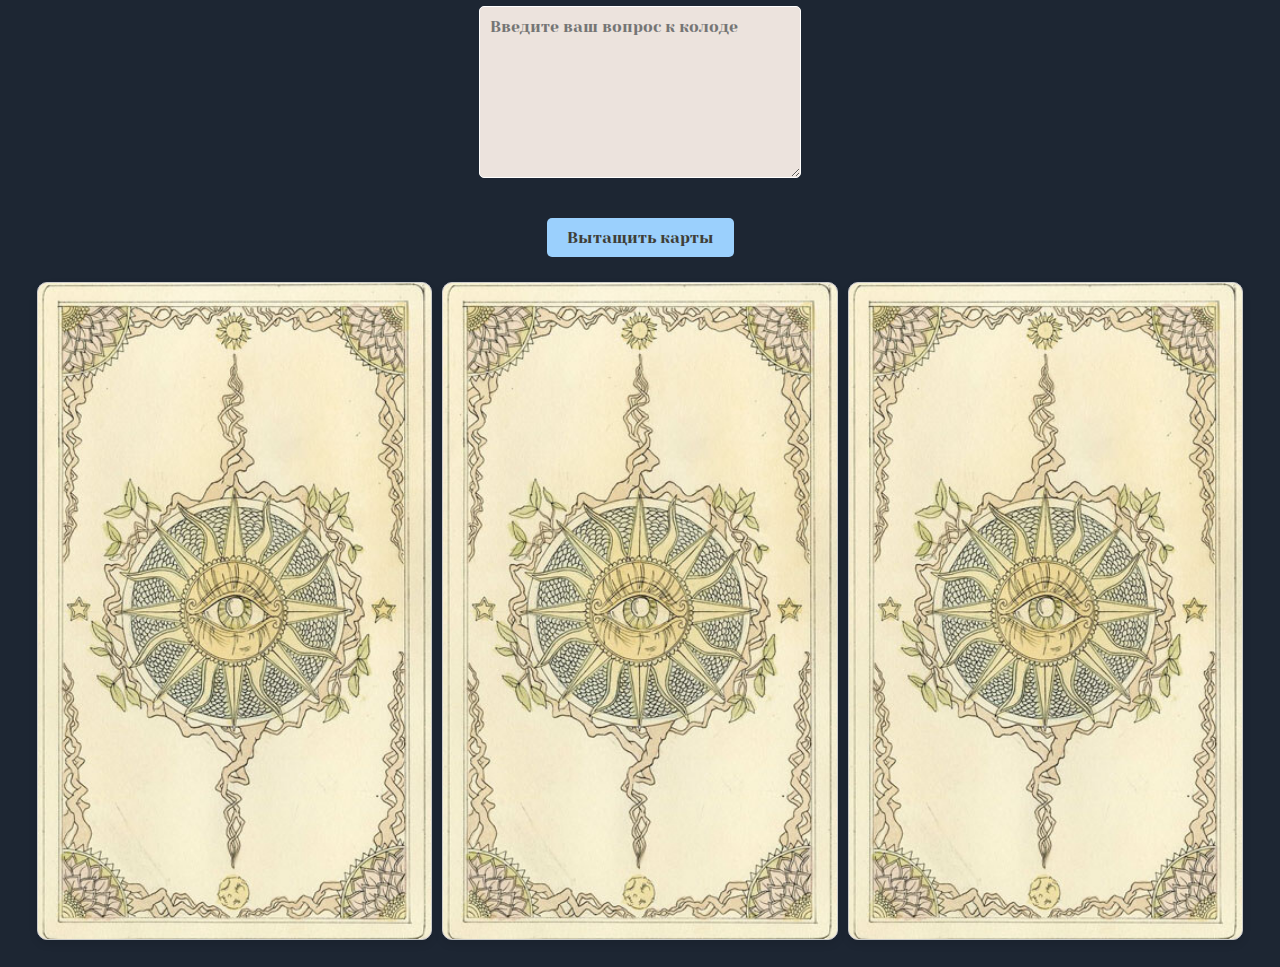
<file: index.html>
<!DOCTYPE html>
<html lang="en">

<head>
    <meta charset="UTF-8">
    <meta name="viewport" content="width=device-width, initial-scale=1.0">
    <title>Таро Карты</title>
    <link rel="stylesheet" href="styles.css">
    <link href="https://fonts.googleapis.com/css2?family=Yeseva+One&display=swap" rel="stylesheet">
    <script src="https://telegram.org/js/telegram-web-app.js"></script>
</head>

<body>
    <h1>3х карточный расклад карт таро</h1>
    <div class="input-container">
        <textarea type="text" id="question" placeholder="Введите ваш вопрос к колоде"></textarea>
        <button onclick="drawCards()" id="btn-cards">Вытащить карты</button>
    </div>
    <div class="deck" id="lower-block">
        <div class="card" id="card1" onclick="enlargeCard(this)">
            <img src="taro_cards/card_back.jpg" alt="card_back">
            <div class="card-label" id="label1">1</div>
        </div>
        <div class="card" id="card2" onclick="enlargeCard(this)">
            <img src="taro_cards/card_back.jpg" alt="card_back">
            <div class="card-label" id="label2">2</div>
        </div>
        <div class="card" id="card3" onclick="enlargeCard(this)">
            <img src="taro_cards/card_back.jpg" alt="card_back">
            <div class="card-label" id="label3">3</div>
        </div>
    </div>
    <div style="justify-content: center;">
        <button onclick="senddata()" class="decode-button animation-class" id="decode" style="display: none;">Получить
            расшифровку</button>
    </div>

    <script>
        let tg = window.Telegram.WebApp;
        tg.expand()

        const tarotFiles = [
            "Аркан_Башня.jpg",
            "Аркан_Верховная_Жрица.jpg",
            "Аркан_Верховный_Жрец.jpg",
            "Аркан_Влюблённые.jpg",
            "Аркан_Дьявол.jpg",
            "Аркан_Звезда.jpg",
            "Аркан_Император.jpg",
            "Аркан_Императрица.jpg",
            "Аркан_Колесница.jpg",
            "Аркан_Колесо_Фортуны.jpg",
            "Аркан_Луна.jpg",
            "Аркан_Маг.jpg",
            "Аркан_Мир.jpg",
            "Аркан_Отшельник.jpg",
            "Аркан_Повешенный.jpg",
            "Аркан_Правосудие.jpg",
            "Аркан_Сила.jpg",
            "Аркан_Смерть.jpg",
            "Аркан_Солнце.jpg",
            "Аркан_Таро_Суд.jpg",
            "Аркан_Умеренность.jpg",
            "Аркан_Шут.jpg",
            "Восьмёрка_Жезлов.jpg",
            "Восьмёрка_Кубков.jpg",
            "Восьмёрка_Мечей.jpg",
            "Восьмёрка_Пентаклей.jpg",
            "Двойка_Жезлов.jpg",
            "Двойка_Кубков.jpg",
            "Двойка_Мечей.jpg",
            "Двойка_Пентаклей.jpg",
            "Девятка_Жезлов.jpg",
            "Девятка_Кубков.jpg",
            "Девятка_Мечей.jpg",
            "Девятка_Пентаклей.jpg",
            "Десятка_Жезлов.jpg",
            "Десятка_Кубков.jpg",
            "Десятка_Мечей.jpg",
            "Десятка_Пентаклей.jpg",
            "Королева_Жезлов.jpg",
            "Королева_Кубков.jpg",
            "Королева_Мечей.jpg",
            "Королева_Пентаклей.jpg",
            "Король_Жезлов.jpg",
            "Король_Кубков.jpg",
            "Король_Мечей.jpg",
            "Король_Пентаклей.jpg",
            "Паж_Жезлов.jpg",
            "Паж_Кубков.jpg",
            "Паж_Мечей.jpg",
            "Паж_Пентаклей.jpg",
            "Пятёрка_Жезлов.jpg",
            "Пятёрка_Кубков.jpg",
            "Пятёрка_Мечей.jpg",
            "Пятёрка_Пентаклей.jpg",
            "Рыцарь_Жезлов.jpg",
            "Рыцарь_Кубков.jpg",
            "Рыцарь_Мечей.jpg",
            "Рыцарь_Пентаклей.jpg",
            "Семёрка_Жезлов.jpg",
            "Семёрка_Кубков.jpg",
            "Семёрка_Мечей.jpg",
            "Семёрка_Пентаклей.jpg",
            "Тройка_Жезлов.jpg",
            "Тройка_Кубков.jpg",
            "Тройка_Мечей.jpg",
            "Тройка_Пентаклей.jpg",
            "Туз_Жезлов.jpg",
            "Туз_Кубков.jpg",
            "Туз_Мечей.jpg",
            "Туз_Пентаклей.jpg",
            "Четвёрка_Жезлов.jpg",
            "Четвёрка_Кубков.jpg",
            "Четвёрка_Мечей.jpg",
            "Четвёрка_Пентаклей.jpg",
            "Шестёрка_Жезлов.jpg",
            "Шестёрка_Кубков.jpg",
            "Шестёрка_Мечей.jpg",
            "Шестёрка_Пентаклей.jpg"
        ];

        function getTarotCards() {
            return tarotFiles.map(file => {
                const name = file.replace(/\.[^/.]+$/, "").replace(/_/g, " ");
                const url = `taro_cards/${encodeURIComponent(file)}`;
                return { name, url };
            });
        }

        function getRandomCards(cards) {
            const shuffled = cards.sort(() => 0.5 - Math.random());
            return shuffled.slice(0, 3);
        }

        function flipCard(cardElement, labelElement, nameElement, card) {
            setTimeout(() => {
                cardElement.classList.add('flipped');
                cardElement.innerHTML = `<img src="${card.url}" alt="${card.name}"><div class="card-label" id="label3">${card.name}</div>`;
            }, 500);
        }

        function drawCards() {
            const cards = getTarotCards();
            const selectedCards = getRandomCards(cards);
            const btn = document.getElementById('btn-cards');
            const lowerBlock = document.getElementById('lower-block');

            // btn.style.transform = 'translateY(-100%)';
            lowerBlock.style.transform = 'translateY(-10%)';
            btn.style.display = 'none';

            flipCard(document.getElementById('card1'), document.getElementById('label1'), document.getElementById('name1'), selectedCards[0]);
            flipCard(document.getElementById('card2'), document.getElementById('label2'), document.getElementById('name2'), selectedCards[1]);
            flipCard(document.getElementById('card3'), document.getElementById('label3'), document.getElementById('name3'), selectedCards[2]);
            // Устанавливаем задержку в 2 секунды
            document.getElementById('decode').style.display = 'block';

            data_to_bot = [document.getElementById("question").value, selectedCards[0].name, selectedCards[1].name, selectedCards[2].name]
            console.log(data_to_bot)
        }

        function enlargeCard(cardElement) {
            cardElement.classList.toggle('enlarged');
            if (cardElement.classList.contains('enlarged')) {
                cardElement.style.transform = 'rotateY(360deg) scale(1.5)';
            } else {
                cardElement.style.transform = 'rotateY(0) scale(1)';
            }
        }

        function senddata() {
            tg.sendData(data_to_bot);
        }
    </script>
</body>

</html>
</file>
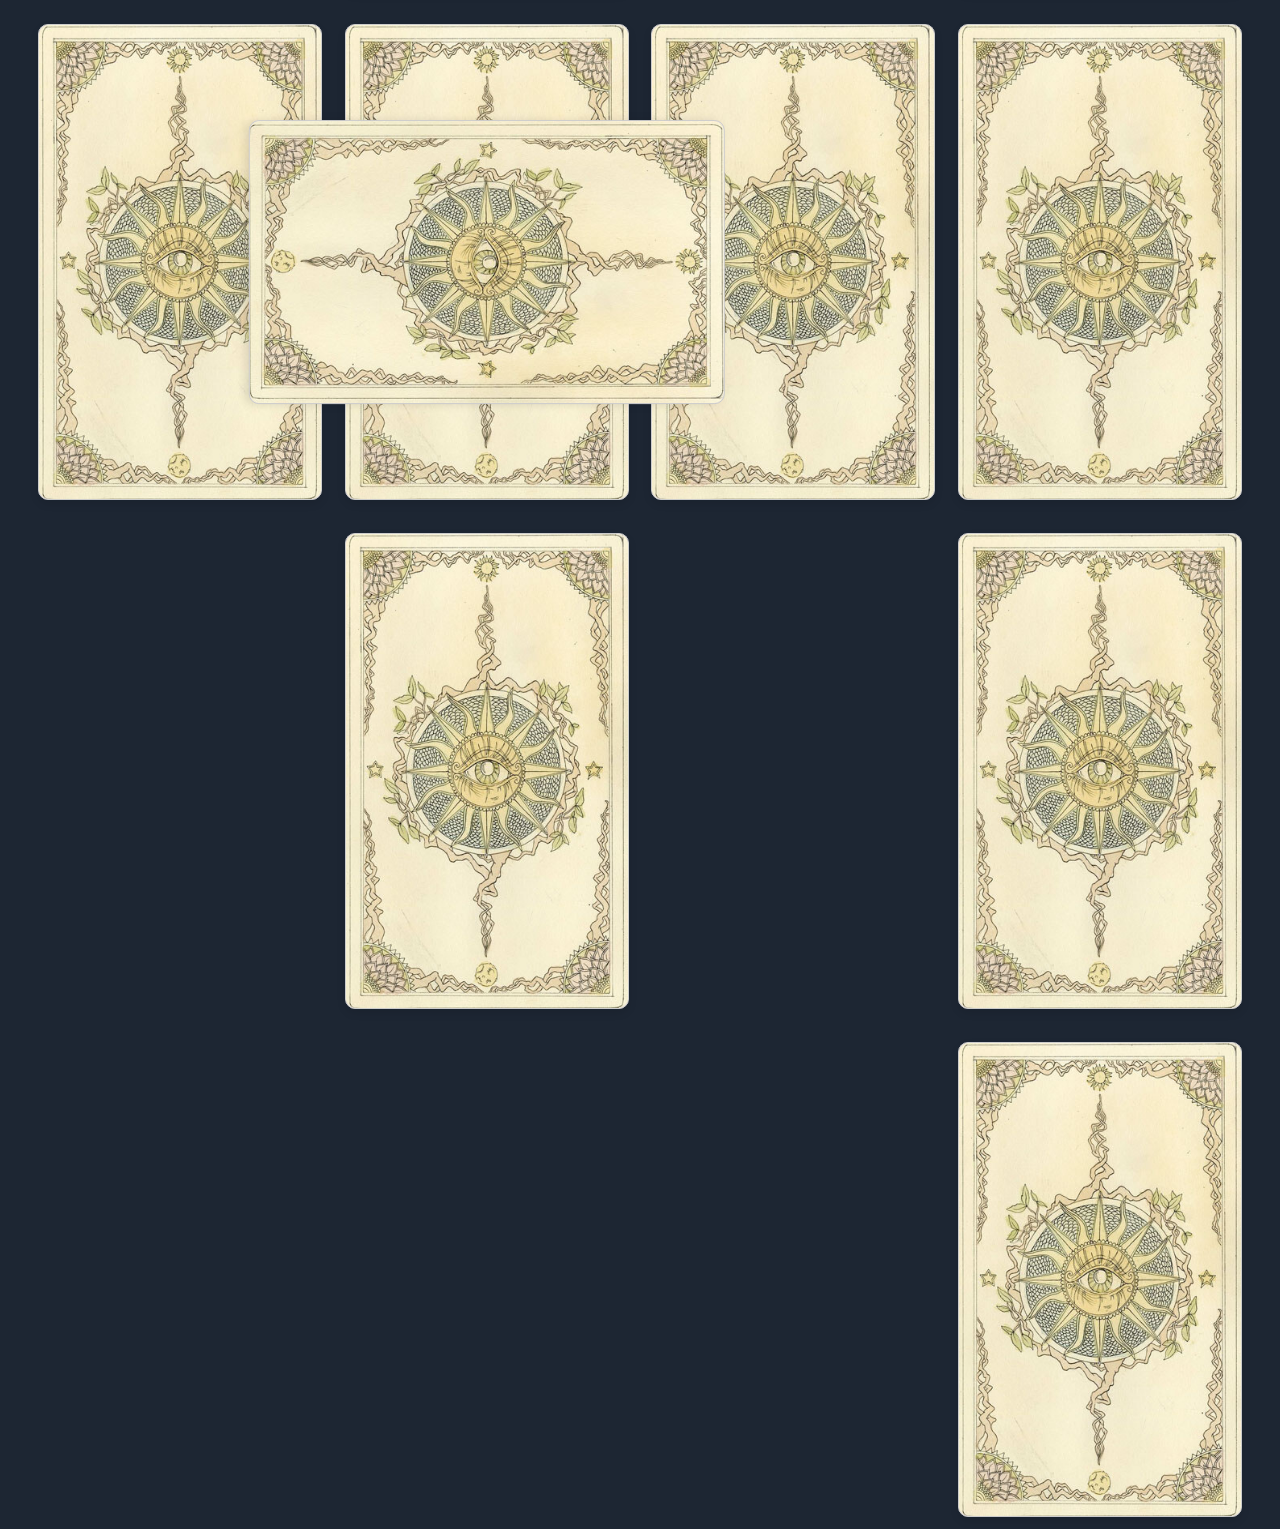
<file: krest.html>
<!DOCTYPE html>
<html lang="en">

<head>
    <meta charset="UTF-8">
    <meta name="viewport" content="width=device-width, initial-scale=1.0">
    <title>Таро Карты</title>
    <link rel="stylesheet" href="krest.css">
    <link href="https://fonts.googleapis.com/css2?family=Yeseva+One&display=swap" rel="stylesheet">
    <script src="https://telegram.org/js/telegram-web-app.js"></script>
</head>

<body>
    <h1>Расклад "Кельтский крест"</h1>
    <div class="input-container">
        <!-- <textarea type="text" id="question" placeholder="Введите ваш вопрос к колоде"></textarea> -->
        <button onclick="drawCards()" id="btn-cards">Вытащить карты</button>
    </div>
    <div class="deck" id="lower-block">
        <div class="card" id="card1" onclick="enlargeCard(this)">
            <img src="taro_cards/card_back.jpg" alt="card_back">
            <div class="card-label" id="label1">1</div>
        </div>
        <div class="card" id="card2" onclick="toggleCard2()">
            <img src="taro_cards/card_back.jpg" alt="card_back">
            <div class="card-label" id="label2">2</div>
        </div>
        <div class="card" id="card3" onclick="enlargeCard(this)">
            <img src="taro_cards/card_back.jpg" alt="card_back">
            <div class="card-label" id="label3">3</div>
        </div>
        <div class="card" id="card4" onclick="enlargeCard(this)">
            <img src="taro_cards/card_back.jpg" alt="card_back">
            <div class="card-label" id="label4">4</div>
        </div>
        <div class="card" id="card5" onclick="enlargeCard(this)">
            <img src="taro_cards/card_back.jpg" alt="card_back">
            <div class="card-label" id="label5">5</div>
        </div>
        <div class="card" id="card6" onclick="enlargeCard(this)">
            <img src="taro_cards/card_back.jpg" alt="card_back">
            <div class="card-label" id="label6">6</div>
        </div>
        <div class="card" id="card7" onclick="enlargeCard(this)">
            <img src="taro_cards/card_back.jpg" alt="card_back">
            <div class="card-label" id="label7">7</div>
        </div>
        <div class="card" id="card8" onclick="enlargeCard(this)">
            <img src="taro_cards/card_back.jpg" alt="card_back">
            <div class="card-label" id="label8">8</div>
        </div>
        <div class="card" id="card9" onclick="enlargeCard(this)">
            <img src="taro_cards/card_back.jpg" alt="card_back">
            <div class="card-label" id="label9">9</div>
        </div>
        <div class="card" id="card10" onclick="enlargeCard(this)">
            <img src="taro_cards/card_back.jpg" alt="card_back">
            <div class="card-label" id="label10">10</div>
        </div>
    </div>
    <div style="justify-content: center;">
        <button onclick="senddata()" class="decode-button animation-class" id="decode" style="display: none;">Получить
            расшифровку</button>
    </div>

    <script>
        let tg = window.Telegram.WebApp;
        tg.expand();

        const tarotFiles = [
            "Туз_Жезлов.jpg",
            "Двойка_Жезлов.jpg",
            "Тройка_Жезлов.jpg",
            "Четвёрка_Жезлов.jpg",
            "Пятёрка_Жезлов.jpg",
            "Шестёрка_Жезлов.jpg",
            "Семёрка_Жезлов.jpg",
            "Восьмёрка_Жезлов.jpg",
            "Девятка_Жезлов.jpg",
            "Десятка_Жезлов.jpg",
            "Паж_Жезлов.jpg",
            "Рыцарь_Жезлов.jpg",
            "Королева_Жезлов.jpg",
            "Король_Жезлов.jpg",
            "Туз_Пентаклей.jpg",
            "Двойка_Пентаклей.jpg",
            "Тройка_Пентаклей.jpg",
            "Четвёрка_Пентаклей.jpg",
            "Пятёрка_Пентаклей.jpg",
            "Шестёрка_Пентаклей.jpg",
            "Семёрка_Пентаклей.jpg",
            "Восьмёрка_Пентаклей.jpg",
            "Девятка_Пентаклей.jpg",
            "Десятка_Пентаклей.jpg",
            "Паж_Пентаклей.jpg",
            "Рыцарь_Пентаклей.jpg",
            "Королева_Пентаклей.jpg",
            "Король_Пентаклей.jpg",
            "Туз_Кубков.jpg",
            "Двойка_Кубков.jpg",
            "Тройка_Кубков.jpg",
            "Четвёрка_Кубков.jpg",
            "Пятёрка_Кубков.jpg",
            "Шестёрка_Кубков.jpg",
            "Семёрка_Кубков.jpg",
            "Восьмёрка_Кубков.jpg",
            "Девятка_Кубков.jpg",
            "Десятка_Кубков.jpg",
            "Паж_Кубков.jpg",
            "Рыцарь_Кубков.jpg",
            "Королева_Кубков.jpg",
            "Король_Кубков.jpg"
        ];

        function getTarotCards() {
            return tarotFiles.map(file => {
                const name = file.replace(/\.[^/.]+$/, "").replace(/_/g, " ");
                const url = `taro_cards/${encodeURIComponent(file)}`;
                return { name, url };
            });
        }

        function getRandomCards(cards) {
            const shuffled = cards.sort(() => 0.5 - Math.random());
            return shuffled.slice(0, 10);
        }

        function flipCard(cardElement, labelElement, card) {
            setTimeout(() => {
                cardElement.classList.add('flipped');
                cardElement.innerHTML = `<img src="${card.url}" alt="${card.name}"><div class="card-label">${card.name}</div>`;
            }, 500);
        }

        function drawCards() {
            const cards = getTarotCards();
            const selectedCards = getRandomCards(cards);
            const btn = document.getElementById('btn-cards');
            const lowerBlock = document.getElementById('lower-block');

            lowerBlock.style.transform = 'translateY(0%)';
            btn.style.display = 'none';

            for (let i = 0; i < 10; i++) {
                flipCard(document.getElementById(`card${i + 1}`), document.getElementById(`label${i + 1}`), selectedCards[i]);
            }

            document.getElementById('decode').style.display = 'block';

            data_to_bot = [document.getElementById("question").value, ...selectedCards.map(card => card.name)];
            console.log(data_to_bot);
        }

        function enlargeCard(cardElement) {
            cardElement.classList.toggle('enlarged');
            if (cardElement.classList.contains('enlarged')) {
                cardElement.style.transform = 'rotateY(360deg) scale(1.5)';
            } else {
                cardElement.style.transform = 'rotateY(0) scale(1)';
            }
        }

        function toggleCard2() {
            const card2 = document.getElementById('card2');
            card2.classList.toggle('enlarged');
            if (card2.classList.contains('enlarged')) {
                card2.style.transform = 'rotate(0) rotateY(360deg) scale(1.5)';
            } else {
                card2.style.transform = 'rotate(90deg) rotateY(0) scale(1)';
            }

        }

        function senddata() {
            tg.sendData(data_to_bot);
        }
    </script>
</body>

</html>
</file>
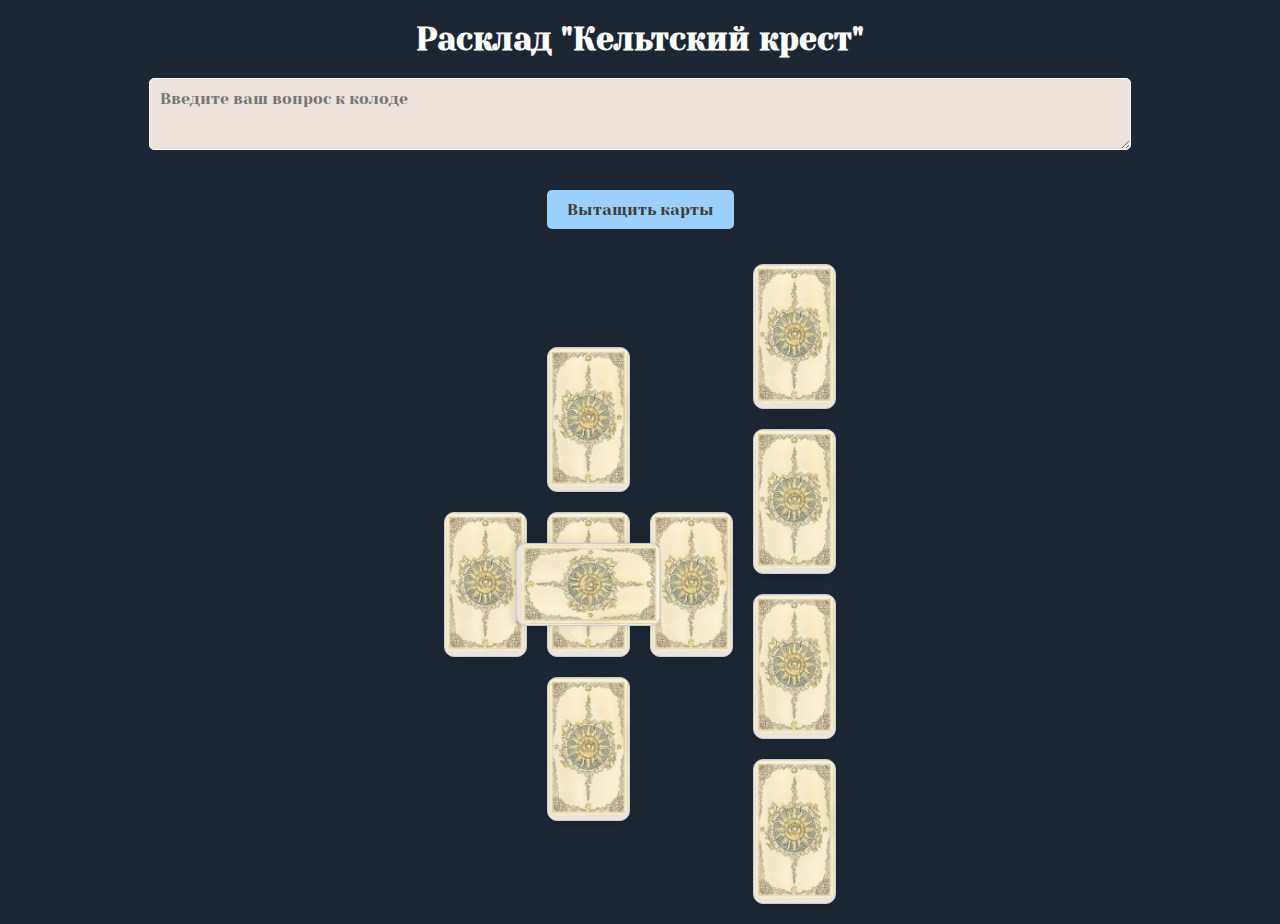
<file: krest1.html>
<!DOCTYPE html>
<html lang="en">

<head>
    <meta charset="UTF-8">
    <meta name="viewport" content="width=device-width, initial-scale=1.0">
    <title>Таро Карты</title>
    <link rel="stylesheet" href="krest1.css">
    <link href="https://fonts.googleapis.com/css2?family=Yeseva+One&display=swap" rel="stylesheet">
    <script src="https://telegram.org/js/telegram-web-app.js"></script>
</head>

<body>
    <h1>Расклад "Кельтский крест"</h1>
    <div class="input-container">
        <textarea type="text" id="question" placeholder="Введите ваш вопрос к колоде"></textarea>
        <button onclick="drawCards()" id="btn-cards">Вытащить карты</button>
    </div>
    <div class="deck1" id="lower-block">
        <div class="deck2" id="lower-block">
            <div class="card" id="card1" onclick="enlargeCard(this)">
                <img src="taro_cards/card_back.jpg" alt="card_back">
                <div class="card-label" id="label1">1</div>
            </div>
            <div class="card" id="card2" onclick="toggleCard2()">
                <img src="taro_cards/card_back.jpg" alt="card_back">
                <div class="card-label" id="label2">2</div>
            </div>
            <div class="card" id="card3" onclick="enlargeCard(this)">
                <img src="taro_cards/card_back.jpg" alt="card_back">
                <div class="card-label" id="label3">3</div>
            </div>
            <div class="card" id="card4" onclick="enlargeCard(this)">
                <img src="taro_cards/card_back.jpg" alt="card_back">
                <div class="card-label" id="label4">4</div>
            </div>
            <div class="card" id="card5" onclick="enlargeCard(this)">
                <img src="taro_cards/card_back.jpg" alt="card_back">
                <div class="card-label" id="label5">5</div>
            </div>
            <div class="card" id="card6" onclick="enlargeCard(this)">
                <img src="taro_cards/card_back.jpg" alt="card_back">
                <div class="card-label" id="label6">6</div>
            </div>
        </div>
        <div class="deck3" id="lower-block">
            <div class="card" id="card7" onclick="enlargeCard(this)">
                <img src="taro_cards/card_back.jpg" alt="card_back">
                <div class="card-label" id="label7">7</div>
            </div>
            <div class="card" id="card8" onclick="enlargeCard(this)">
                <img src="taro_cards/card_back.jpg" alt="card_back">
                <div class="card-label" id="label8">8</div>
            </div>
            <div class="card" id="card9" onclick="enlargeCard(this)">
                <img src="taro_cards/card_back.jpg" alt="card_back">
                <div class="card-label" id="label9">9</div>
            </div>
            <div class="card" id="card10" onclick="enlargeCard(this)">
                <img src="taro_cards/card_back.jpg" alt="card_back">
                <div class="card-label" id="label10">10</div>
            </div>
        </div>
    </div>
    <div style="justify-content: center;">
        <button onclick="senddata()" class="decode-button animation-class" id="decode" style="display: none;">Получить
            расшифровку</button>
    </div>

    <script>
        let tg = window.Telegram.WebApp;
        tg.expand();

        const tarotFiles = [
            "Аркан_Башня.jpg",
            "Аркан_Верховная_Жрица.jpg",
            "Аркан_Верховный_Жрец.jpg",
            "Аркан_Влюблённые.jpg",
            "Аркан_Дьявол.jpg",
            "Аркан_Звезда.jpg",
            "Аркан_Император.jpg",
            "Аркан_Императрица.jpg",
            "Аркан_Колесница.jpg",
            "Аркан_Колесо_Фортуны.jpg",
            "Аркан_Луна.jpg",
            "Аркан_Маг.jpg",
            "Аркан_Мир.jpg",
            "Аркан_Отшельник.jpg",
            "Аркан_Повешенный.jpg",
            "Аркан_Правосудие.jpg",
            "Аркан_Сила.jpg",
            "Аркан_Смерть.jpg",
            "Аркан_Солнце.jpg",
            "Аркан_Таро_Суд.jpg",
            "Аркан_Умеренность.jpg",
            "Аркан_Шут.jpg",
            "Восьмёрка_Жезлов.jpg",
            "Восьмёрка_Кубков.jpg",
            "Восьмёрка_Мечей.jpg",
            "Восьмёрка_Пентаклей.jpg",
            "Двойка_Жезлов.jpg",
            "Двойка_Кубков.jpg",
            "Двойка_Мечей.jpg",
            "Двойка_Пентаклей.jpg",
            "Девятка_Жезлов.jpg",
            "Девятка_Кубков.jpg",
            "Девятка_Мечей.jpg",
            "Девятка_Пентаклей.jpg",
            "Десятка_Жезлов.jpg",
            "Десятка_Кубков.jpg",
            "Десятка_Мечей.jpg",
            "Десятка_Пентаклей.jpg",
            "Королева_Жезлов.jpg",
            "Королева_Кубков.jpg",
            "Королева_Мечей.jpg",
            "Королева_Пентаклей.jpg",
            "Король_Жезлов.jpg",
            "Король_Кубков.jpg",
            "Король_Мечей.jpg",
            "Король_Пентаклей.jpg",
            "Паж_Жезлов.jpg",
            "Паж_Кубков.jpg",
            "Паж_Мечей.jpg",
            "Паж_Пентаклей.jpg",
            "Пятёрка_Жезлов.jpg",
            "Пятёрка_Кубков.jpg",
            "Пятёрка_Мечей.jpg",
            "Пятёрка_Пентаклей.jpg",
            "Рыцарь_Жезлов.jpg",
            "Рыцарь_Кубков.jpg",
            "Рыцарь_Мечей.jpg",
            "Рыцарь_Пентаклей.jpg",
            "Семёрка_Жезлов.jpg",
            "Семёрка_Кубков.jpg",
            "Семёрка_Мечей.jpg",
            "Семёрка_Пентаклей.jpg",
            "Тройка_Жезлов.jpg",
            "Тройка_Кубков.jpg",
            "Тройка_Мечей.jpg",
            "Тройка_Пентаклей.jpg",
            "Туз_Жезлов.jpg",
            "Туз_Кубков.jpg",
            "Туз_Мечей.jpg",
            "Туз_Пентаклей.jpg",
            "Четвёрка_Жезлов.jpg",
            "Четвёрка_Кубков.jpg",
            "Четвёрка_Мечей.jpg",
            "Четвёрка_Пентаклей.jpg",
            "Шестёрка_Жезлов.jpg",
            "Шестёрка_Кубков.jpg",
            "Шестёрка_Мечей.jpg",
            "Шестёрка_Пентаклей.jpg"
        ];

        function getTarotCards() {
            return tarotFiles.map(file => {
                const name = file.replace(/\.[^/.]+$/, "").replace(/_/g, " ");
                const url = `taro_cards/${encodeURIComponent(file)}`;
                return { name, url };
            });
        }

        function getRandomCards(cards) {
            const shuffled = cards.sort(() => 0.5 - Math.random());
            return shuffled.slice(0, 10);
        }

        function flipCard(cardElement, labelElement, card) {
            setTimeout(() => {
                cardElement.classList.add('flipped');
                cardElement.innerHTML = `<img src="${card.url}" alt="${card.name}"><div class="card-label" style = "display: block;">${card.name}</div>`;
            }, 500);
        }

        function drawCards() {
            const cards = getTarotCards();
            const selectedCards = getRandomCards(cards);
            const btn = document.getElementById('btn-cards');
            const lowerBlock = document.getElementById('lower-block');

            lowerBlock.style.transform = 'translateY(0%)';
            btn.style.display = 'none';

            for (let i = 0; i < 10; i++) {
                flipCard(document.getElementById(`card${i + 1}`), document.getElementById(`label${i + 1}`), selectedCards[i]);
            }

            document.getElementById('decode').style.display = 'block';

            data_to_bot = [document.getElementById("question").value, ...selectedCards.map(card => card.name)];
            console.log(data_to_bot);
        }

        function enlargeCard(cardElement) {
            cardElement.classList.toggle('enlarged');
            if (cardElement.classList.contains('enlarged')) {
                cardElement.style.transform = 'rotateY(360deg) scale(2)';
            } else {
                cardElement.style.transform = 'rotateY(0) scale(1)';
            }
        }

        function toggleCard2() {
            const card2 = document.getElementById('card2');
            card2.classList.toggle('enlarged');
            if (card2.classList.contains('enlarged')) {
                card2.style.transform = 'rotate(0) rotateY(360deg) scale(2)';
            } else {
                card2.style.transform = 'rotate(90deg) rotateY(0) scale(1)';
            }

        }

        function senddata() {
            tg.sendData(data_to_bot);
        }
    </script>
</body>

</html>
</file>
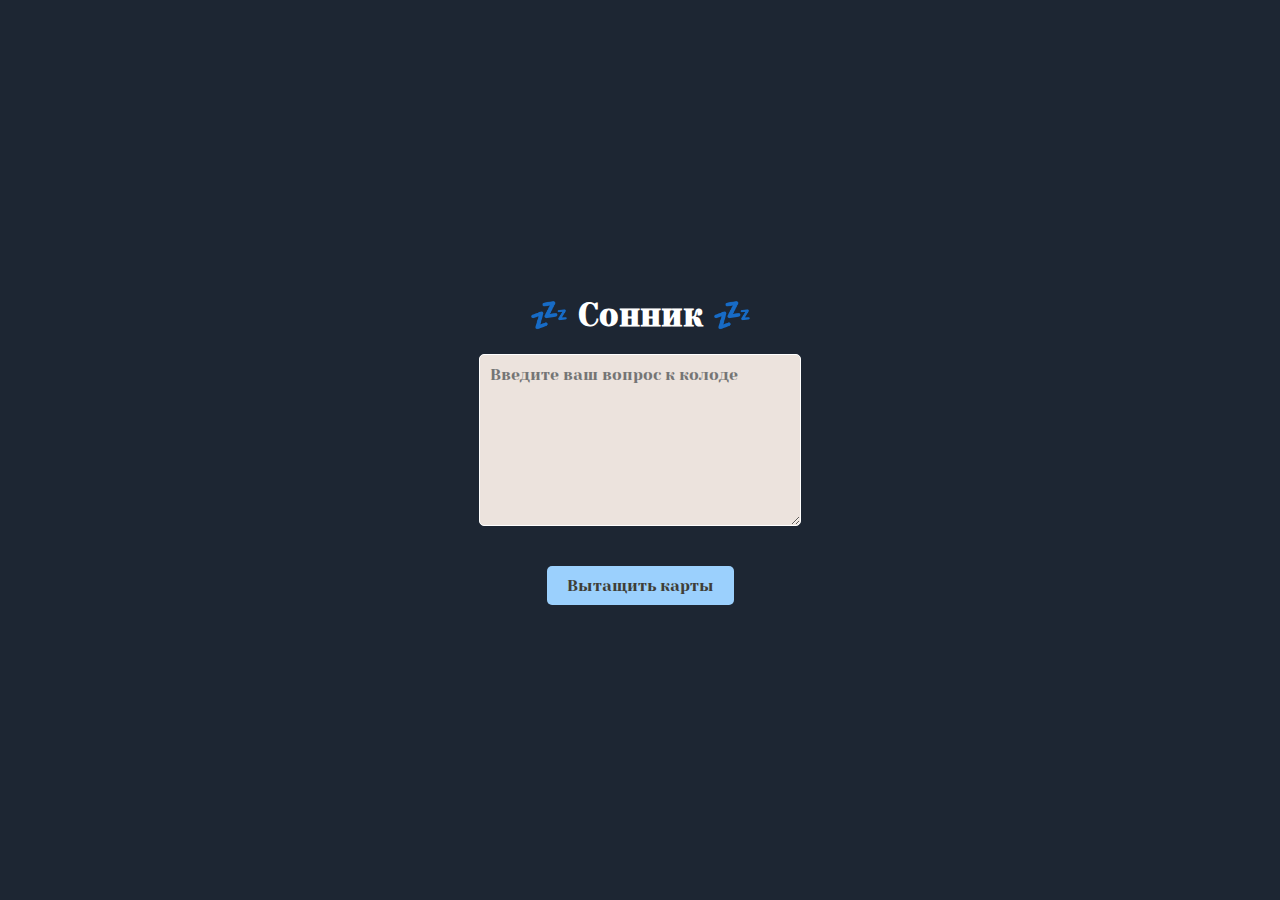
<file: sonnik.html>
<!DOCTYPE html>
<html lang="en">

<head>
    <meta charset="UTF-8">
    <meta name="viewport" content="width=device-width, initial-scale=1.0">
    <title>Таро Карты</title>
    <link rel="stylesheet" href="styles.css">
    <link href="https://fonts.googleapis.com/css2?family=Yeseva+One&display=swap" rel="stylesheet">
    <script src="https://telegram.org/js/telegram-web-app.js"></script>
</head>

<body>
    <h1>💤 Сонник 💤</h1>
    <div class="input-container">
        <textarea type="text" id="question" placeholder="Введите ваш вопрос к колоде"></textarea>
        <button onclick="drawCards()" id="btn-cards">Вытащить карты</button>
    </div>
    
    <div style="justify-content: center;">
        <button onclick="senddata()" class="decode-button animation-class" id="decode" style="display: none;">Получить
            расшифровку</button>
    </div>

    <script>
        let tg = window.Telegram.WebApp;
        tg.expand()

        function senddata() {
            tg.sendData(data_to_bot);
        }
    </script>
</body>

</html>
</file>
<file: styles.css>
body {
    font-family: 'Yeseva One', cursive;
    display: flex;
    flex-direction: column;
    align-items: center;
    justify-content: center;
    height: 100vh;
    background-color: #1D2633;
    color: #fff;
    margin: 0;
    padding: 0px;
    text-align: center;
}

h1 {
    font-size: 2em;
    margin-bottom: 20px;
}

.input-container {
    margin-bottom: 20px;
    display: flex;
    flex-direction: column;
    align-items: center;
}

.input-container textarea {
    padding: 10px;
    font-family: 'Yeseva One', cursive;
    font-size: 1em;
    height: 150px;
    width: 300px;
    margin-bottom: 40px;
    border: 1px solid #ffffff;
    border-radius: 5px;
    background-color: #ECE3DD;
    color: #755d5d;
}

.input-container button {
    padding: 10px 20px;
    font-family: 'Yeseva One', cursive;
    font-size: 1em;
    color: #3F3E38;
    background-color: #9BD0FD;
    border: none;
    border-radius: 5px;
    cursor: pointer;
    transition: background-color 0.3s;
}

.input-container button:hover {
    background-color: #9BD0FD;
}

.deck {
    display: flex;
    justify-content: space-around;
    width: 95%;
    margin-bottom: 5px;
}

.card {
    margin: 5px;
    /* карты */
    width: 95%;
    height: 95%;
    background-color: #ECE3DD;
    border: 1px solid #ccc;
    border-radius: 10px;
    box-shadow: 0 4px 8px rgba(0, 0, 0, 0.1);
    transition: transform 0.5s, width 0.5s, height 0.5s;
    position: relative;
    cursor: pointer;
}

.card img {
    width: 100%;
    height: 100%;
    border-radius: 10px;
}

.card.flipped {
    transform: rotateY(180deg);
    transform: rotateY(0deg) scale(1);
}

.card-label {
    position: absolute;
    bottom: 10px;
    left: 50%;
    transform: translateX(-50%);
    background-color: rgba(0, 0, 0, 0.7);
    color: #fff;
    padding: 5px;
    border-radius: 5px;
    font-size: 0.8em;
    text-align: center;
    display: none;
}

.card-name {
    position: absolute;
    bottom: -20px;
    /* Смещение текста названия карт ниже изображения */
    left: 50%;
    transform: translateX(-50%);
    color: #333;
    /* Цвет текста названия карт */
    font-size: 0.8em;
    text-align: center;
    display: none;
}

.deck .card.flipped .card-label,
.deck .card.flipped .card-name {
    display: block;
}

.card.enlarged {
    /* width: 200px;
    height: 300px; */
    z-index: 100;
    transform: scale(1.5);
}

.decode-button {
    opacity: 0;
    padding: 10px 20px;
    font-family: 'Yeseva One', cursive;
    font-size: 1em;
    color: #2F2D30;
    background-color: #FFFE48;
    border: none;
    border-radius: 5px;
    cursor: pointer;
    transition: background-color 0.3s;
    position: fixed;
    bottom: 0;
    left: 18%;
    transform: translateX(-50%);
    margin-bottom: 20px;
    z-index: 0;
}

.animation-class {
    animation: fadeIn 2s ease-in-out 0.5s forwards;
}

@keyframes fadeIn {
    0% {
        opacity: 0;
        transform: translateY(20px);
    }

    50% {
        opacity: 0.5;
        transform: translateY(10px);
    }

    100% {
        opacity: 1;
        transform: translateY(0);
    }
}


#lower-block {
    transition: transform 1s ease-out;
}
</file>
<file: krest.css>
body {
    font-family: 'Yeseva One', cursive;
    display: flex;
    flex-direction: column;
    align-items: center;
    justify-content: center;
    height: 100vh;
    background-color: #1D2633;
    color: #fff;
    margin: 0;
    padding: 0;
    text-align: center;
}

h1 {
    font-size: 2em;
    margin-bottom: 20px;
}

.input-container {
    margin-bottom: 20px;
    display: flex;
    flex-direction: column;
    align-items: center;
}

.input-container textarea {
    padding: 10px;
    font-family: 'Yeseva One', cursive;
    font-size: 1em;
    height: 150px;
    width: 300px;
    margin-bottom: 40px;
    border: 1px solid #ffffff;
    border-radius: 5px;
    background-color: #ECE3DD;
    color: #755d5d;
}

.input-container button {
    padding: 10px 20px;
    font-family: 'Yeseva One', cursive;
    font-size: 1em;
    color: #3F3E38;
    background-color: #9BD0FD;
    border: none;
    border-radius: 5px;
    cursor: pointer;
    transition: background-color 0.3s;
}

.input-container button:hover {
    background-color: #9BD0FD;
}

.deck {
    display: grid;
    grid-template-columns: repeat(4, 1fr);
    grid-template-rows: repeat(4, 1fr);
    gap: 10px;
    justify-items: center;
    align-items: center;
    width: 95%;
    margin-bottom: 5px;
}

.card {
    margin: 5px;
    width: 95%;
    height: 95%;
    background-color: #ECE3DD;
    border: 1px solid #ccc;
    border-radius: 10px;
    box-shadow: 0 4px 8px rgba(0, 0, 0, 0.1);
    transition: transform 0.5s, width 0.5s, height 0.5s;
    position: relative;
    cursor: pointer;
}

.card img {
    width: 100%;
    height: 100%;
    border-radius: 10px;
}

.card.flipped {
    transform: rotateY(180deg);
    transform: rotateY(0deg) scale(1);
}

.card-label {
    position: absolute;
    bottom: 10px;
    left: 50%;
    transform: translateX(-50%);
    background-color: rgba(0, 0, 0, 0.7);
    color: #fff;
    padding: 5px;
    border-radius: 5px;
    font-size: 0.8em;
    text-align: center;
    display: none;
}

.card-name {
    position: absolute;
    bottom: -20px;
    left: 50%;
    transform: translateX(-50%);
    color: #333;
    font-size: 0.8em;
    text-align: center;
    display: none;
}

.deck .card.flipped .card-label,
.deck .card.flipped .card-name {
    display: block;
}

.card.enlarged {
    z-index: 100;
    transform: scale(1.5);
}

.decode-button {
    opacity: 0;
    padding: 10px 20px;
    font-family: 'Yeseva One', cursive;
    font-size: 1em;
    color: #2F2D30;
    background-color: #FFFE48;
    border: none;
    border-radius: 5px;
    cursor: pointer;
    transition: background-color 0.3s;
    position: relative;
    bottom: 0;
    /* left: 18%; */
    transform: translateX(-50%);
    margin-top: 20px;
    margin-bottom: 20px;
    z-index: 0;
}

.animation-class {
    animation: fadeIn 2s ease-in-out 0.5s forwards;
}

@keyframes fadeIn {
    0% {
        opacity: 0;
        transform: translateY(20px);
    }

    50% {
        opacity: 0.5;
        transform: translateY(10px);
    }

    100% {
        opacity: 1;
        transform: translateY(0);
    }
}

#lower-block {
    transition: transform 1s ease-out;
}

/* Specific positions for Celtic Cross layout */
#card1 {
    grid-column: 2;
    grid-row: 2;
}

#card2 {
    grid-column: 2;
    grid-row: 2;
    transform: rotate(90deg);
    position: relative;
    /* или absolute, fixed, sticky в зависимости от ваших нужд */
    z-index: 10;
    /* число может быть любым, главное, чтобы оно было больше, чем у других элементов */
}

/* #card2.horizontal {
    transform: rotate(90deg);
} */

#card3 {
    grid-column: 1;
    grid-row: 2;
}

#card4 {
    grid-column: 2;
    grid-row: 3;
}

#card5 {
    grid-column: 2;
    grid-row: 1;
}

#card6 {
    grid-column: 3;
    grid-row: 2;
}

#card7 {
    grid-column: 4;
    grid-row: 1;
}

#card8 {
    grid-column: 4;
    grid-row: 2;
}

#card9 {
    grid-column: 4;
    grid-row: 3;
}

#card10 {
    grid-column: 4;
    grid-row: 4;
}
</file>
<file: krest1.css>
body {
    font-family: 'Yeseva One', cursive;
    display: flex;
    flex-direction: column;
    align-items: center;
    justify-content: center;
    height: auto;
    background-color: #1D2633;
    color: #fff;
    margin: 0;
    padding: 0px;
    text-align: center;
}

h1 {
    font-size: 2em;
    margin-bottom: 20px;
}

.input-container {
    margin-bottom: 20px;
    display: flex;
    flex-direction: column;
    align-items: center;
}

.input-container textarea {
    padding: 10px;
    font-family: 'Yeseva One', cursive;
    font-size: 1em;
    height: 50px;
    width: 75vw;
    margin-bottom: 40px;
    border: 1px solid #ffffff;
    border-radius: 5px;
    background-color: #ECE3DD;
    color: #755d5d;
}

.input-container button {
    padding: 10px 20px;
    font-family: 'Yeseva One', cursive;
    font-size: 1em;
    color: #3F3E38;
    background-color: #9BD0FD;
    border: none;
    border-radius: 5px;
    cursor: pointer;
    transition: background-color 0.3s;
}

.input-container button:hover {
    background-color: #9BD0FD;
}

.deck1 {
    display: grid;
    grid-template-columns: repeat(2, auto);
    /* или можно использовать 'max-content' */
    grid-template-rows: repeat(1, 1fr);
    gap: 10px;
    justify-items: center;
    align-items: center;
    width: auto;
    /* Уберите фиксированную ширину */
    margin: 10px;
}



.deck2 {
    display: inline-grid;
    grid-template-columns: repeat(3, 1fr);
    grid-template-rows: repeat(3, auto);
    gap: 10px;
    justify-items: center;
    align-items: center;
    /* width: 95%; */
    margin-bottom: 5px;
}

.deck3 {
    display: inline-grid;
    grid-template-columns: repeat(1, 1fr);
    grid-template-rows: repeat(4, 1fr);
    gap: 10px;
    justify-items: center;
    align-items: center;
    /* width: 95%; */
    margin-bottom: 5px;
}

.card {
    margin: 5px;
    width: 9vh;
    /* height: 16.67vh; */
    background-color: #ECE3DD;
    border: 1px solid #ccc;
    border-radius: 10px;
    box-shadow: 0 4px 8px rgba(0, 0, 0, 0.1);
    transition: transform 0.5s, width 0.5s, height 0.5s;
    position: relative;
    cursor: pointer;
}

.card img {
    width: 100%;
    height: 100%;
    border-radius: 10px;
}

.card.flipped {
    transform: rotateY(180deg);
    transform: rotateY(0deg) scale(1);
}

.card-label {
    position: absolute;
    bottom: 10px;
    left: 50%;
    transform: translateX(-50%);
    background-color: rgba(0, 0, 0, 0.7);
    color: #fff;
    padding: 5px;
    border-radius: 5px;
    font-size: 0.8em;
    text-align: center;
    display: none;
}

.card-name {
    position: absolute;
    bottom: -20px;
    left: 50%;
    transform: translateX(-50%);
    color: #333;
    font-size: 0.8em;
    text-align: center;
    display: none;
}

.deck .card.flipped .card-label,
.deck .card.flipped .card-name {
    display: block;
}

.card.enlarged {
    z-index: 100;
    transform: scale(1.5);
}

.decode-button {
    opacity: 0;
    padding: 10px 20px;
    font-family: 'Yeseva One', cursive;
    font-size: 1em;
    color: #2F2D30;
    background-color: #FFFE48;
    border: none;
    border-radius: 5px;
    cursor: pointer;
    transition: background-color 0.3s;
    position: relative;
    bottom: 0;
    /* left: 18%; */
    transform: translateX(-50%);
    margin-top: 20px;
    margin-bottom: 20px;
    z-index: 0;
}

.animation-class {
    animation: fadeIn 2s ease-in-out 0.5s forwards;
}

@keyframes fadeIn {
    0% {
        opacity: 0;
        transform: translateY(20px);
    }

    50% {
        opacity: 0.5;
        transform: translateY(10px);
    }

    100% {
        opacity: 1;
        transform: translateY(0);
    }
}

#lower-block {
    transition: transform 1s ease-out;
}

/* Specific positions for Celtic Cross layout */
#card1 {
    grid-column: 2;
    grid-row: 2;
}

#card2 {
    grid-column: 2;
    grid-row: 2;
    transform: rotate(90deg);
    position: relative;
    /* или absolute, fixed, sticky в зависимости от ваших нужд */
    z-index: 10;
    /* число может быть любым, главное, чтобы оно было больше, чем у других элементов */
}

/* #card2.horizontal {
    transform: rotate(90deg);
} */

#card3 {
    grid-column: 1;
    grid-row: 2;
}

#card4 {
    grid-column: 2;
    grid-row: 3;
}

#card5 {
    grid-column: 2;
    grid-row: 1;
}

#card6 {
    grid-column: 3;
    grid-row: 2;
}

#card7 {
    grid-column: 1;
    grid-row: 1;
}

#card8 {
    grid-column: 1;
    grid-row: 2;
}

#card9 {
    grid-column: 1;
    grid-row: 3;
}

#card10 {
    grid-column: 1;
    grid-row: 4;
}
</file>
